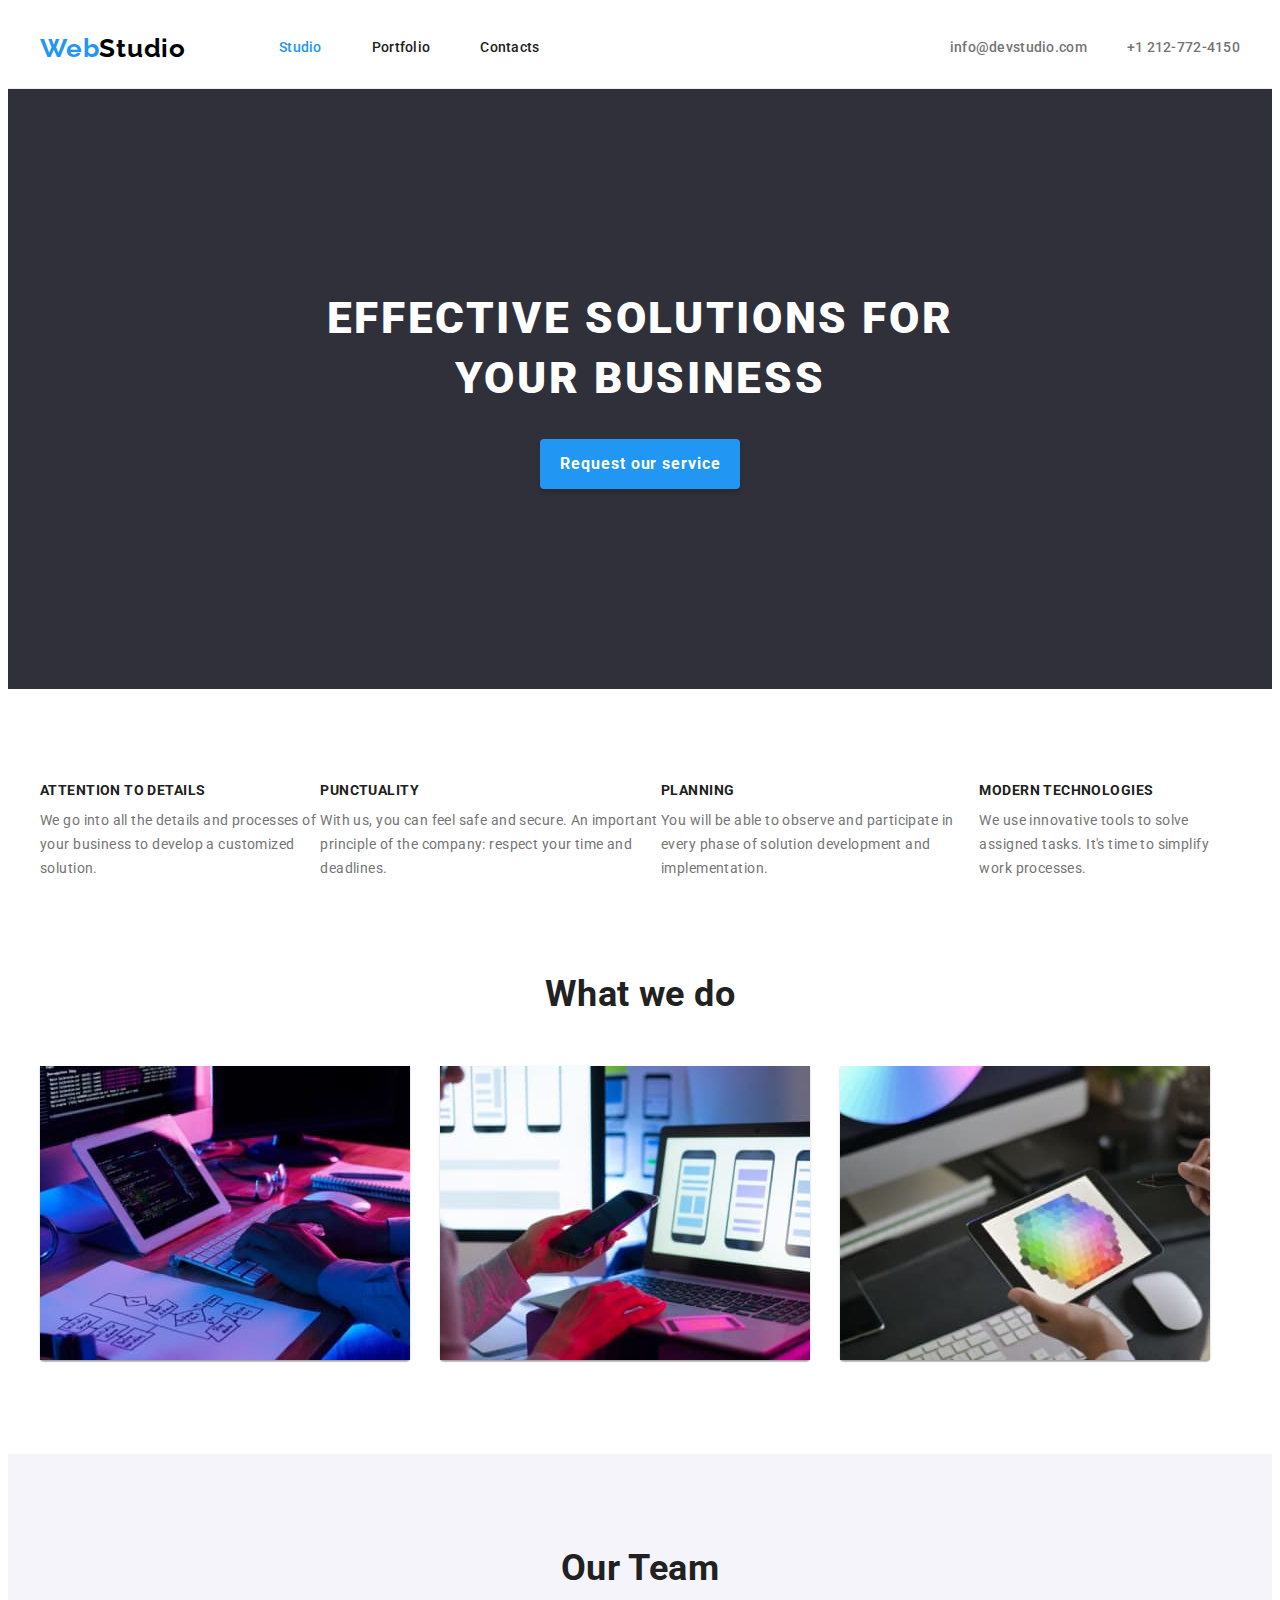
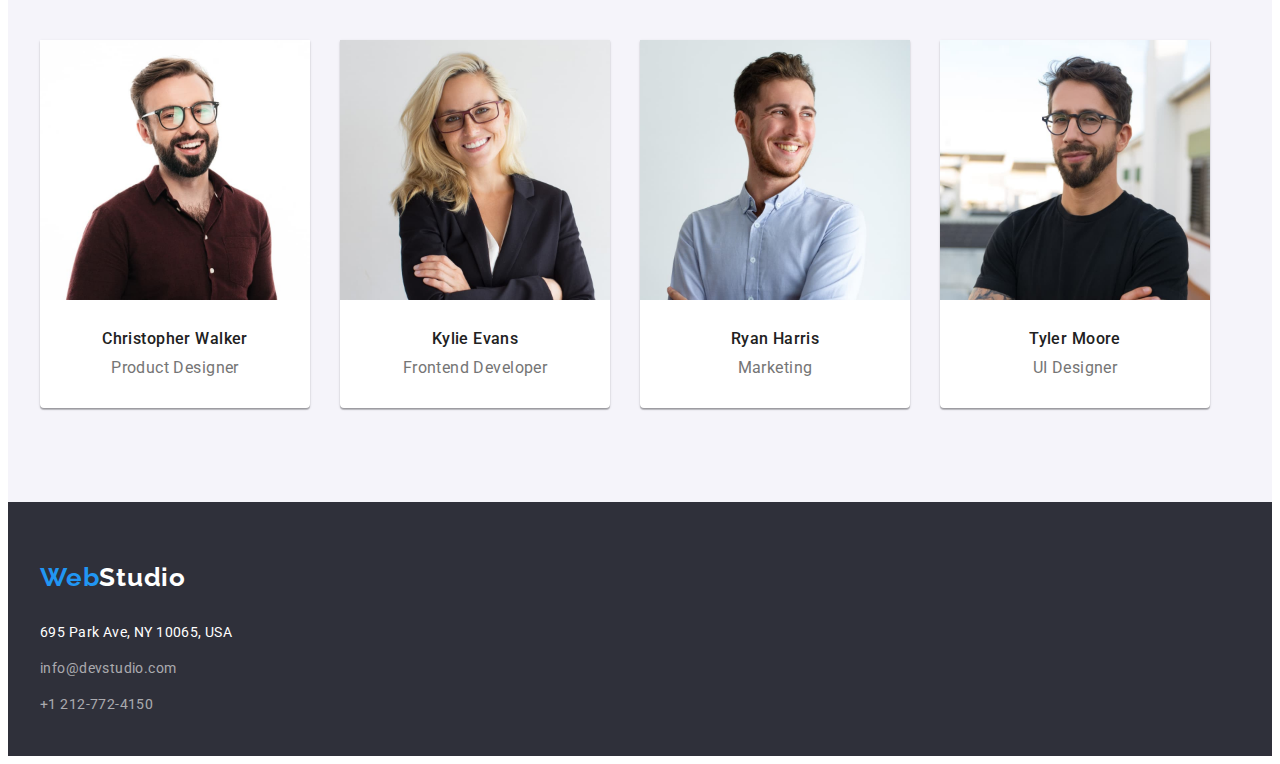
<file: index.html>
<!DOCTYPE html>
<html lang="en">

<head>
  <meta charset="UTF-8" />
  <meta http-equiv="X-UA-Compatible" content="IE=edge" />
  <meta name="viewport" content="width=device-width, initial-scale=1.0" />
  <title>GOIT WORK 3</title>
  <link href="https://fonts.googleapis.com/css2?family=Raleway:wght@700&family=Roboto:wght@400;500;700;900&display=swap"
    rel="stylesheet">
    <link rel="stylesheet" href="https://cdnjs.cloudflare.com/ajax/libs/modern-normalize/1.1.0/modern-normalize.min.css" integrity="sha512-wpPYUAdjBVSE4KJnH1VR1HeZfpl1ub8YT/NKx4PuQ5NmX2tKuGu6U/JRp5y+Y8XG2tV+wKQpNHVUX03MfMFn9Q==" crossorigin="anonymous" referrerpolicy="no-referrer" />
  <link rel="stylesheet" href="./css/styles.css">
</head>

<body>

  <header class="header">
    <div class="conteiner main-nav">
    <nav class="header-nav main-nav">
      <a href="./index.html" class="header-logo item"><span class="span-logo item">Web</span>Studio</a>
      <ul class="header-list list">
        <li class="list item"><a href="./index.html" class="header-link link current">Studio</a></li>
        <li class="list item"><a href="./portfolio.html" class="header-link link">Portfolio</a></li>
        <li class="list item"><a href="" class="header-link link">Contacts</a></li>
      </ul>
    </nav>
    <ul class="header-addres">
      <li class="list item"><a href="mailto:info@devstudio.com" class="header-mail link">info@devstudio.com</a></li>
      <li class="list item"><a href="tel:+12127724150" class="header-tel link">+1 212-772-4150</a></li>
    </ul>
  </div>
  </header>
 
  <main>
    <section class="cap">
      <div class="conteiner">
      <div class="cap-cont">
        <h1 class="cap-title">EFFECTIVE SOLUTIONS FOR YOUR BUSINESS</h1>
    </div>
      <button type="button" class="cap-btn link">Request our service</button>
    </div>
    </section>
    <section class="features">
      <div class="conteiner">
      <h2 class="features-hiden">our advantages</h2>
      <ul class="features-list list">
        <li class="features-item">
          <h3 class="features-title">ATTENTION TO DETAILS</h3>
          <p class="features-text">
            We go into all the details and processes of your business to develop a customized solution.
          </p>
        </li>
        <li class="features-item">
          <h3 class="features-title">PUNCTUALITY</h3>
          <p class="features-text">
            With us, you can feel safe and secure. An important principle of the company: respect your time and deadlines.
          </p>
        </li>
        <li class="features-item">
          <h3 class="features-title">PLANNING</h3>
          <p class="features-text">
            You will be able to observe and participate in every phase of solution development and implementation.
          </p>
        </li>
        <li class="features-item">
          <h3 class="features-title">MODERN TECHNOLOGIES</h3>
          <p class="features-text">
            We use innovative tools to solve assigned tasks. It's time to simplify work processes.
          </p>
        </li>
      </ul>
    </div>
    </section>

    <section class="work">
      <div class="conteiner">
      <h2 class="work-title centered">What we do</h2>
      <ul class="work-list">
        <li class="work-item list item">
          <img src="./images/pic.jpg" alt="Programming" width="370" />
        </li>
        <li class="work-item list item">
          <img src="./images/pic2.jpg" alt="Adaptation for mobile devices" width="370" />
        </li>
        <li class="work-item list item">
          <img src="./images/pic3.jpg" alt="Adaptation for a tablet" width="370" />
        </li>
      </ul>
    </div>
    </section>

    <section class="team">
      <div class="conteiner">
      <h2 class="team-title centered">Our Team</h2>
      <ul class="team-list">
        <li class="work-item list item">
          <img src="./images/foto1.jpg" alt="Photo, Christopher Walker" width="270" />
          <h3 class="team-our centered">Christopher Walker</h3>
          <p class="work-pre centered">Product Designer</p>
        </li>
        <li class="work-item list item">
          <img src="./images/foto2.jpg" alt="Photo, Kylie Evans" width="270" />
          <h3 class="team-our centered">Kylie Evans</h3>
          <p class="work-pre centered">Frontend Developer</p>
        </li>
        <li class="work-item list item">
          <img src="./images/foto3.jpg" alt="Photo, Ryan Harris" width="270" />
          <h3 class="team-our centered">Ryan Harris</h3>
          <p class="work-pre centered">Marketing</p>
        </li>
        <li class="work-item list item">
          <img src="./images/foto4.jpg" alt="Photo, Tyler Moore" width="270" />
          <h3 class="team-our centered">Tyler Moore</h3>
          <p class="work-pre centered">UI Designer</p>
        </li>
      </ul>
    </div>
    </section>
  </main>
  <footer class="footer">
    <div class="conteiner">
    <a href="./index.html" class="footer-logo"><span class="footer-span-logo">Web</span>Studio</a>
    <address class="footer-addres">
      <ul class="footer-list">
        <li class="footer-lis list">
          <a href="https://goo.gl/maps/Sn2ts5LmueRrfVoPA" target="_blank" rel="noreferrer noopener" class="footer-maps link">
            695 Park Ave, NY 10065, USA</a>
        </li>
        <li class="footer-lis list"><a href="mailto:info@devstudio.com" class="footer-link link footer-mail">info@devstudio.com</a></li>
        <li class="footer-lis list"><a href="tel:+12127724150" class="footer-link link footer-tel">+1 212-772-4150</a></li>
      </ul>
    </address>
  </div>
  </footer>
</body>

</html>
</file>
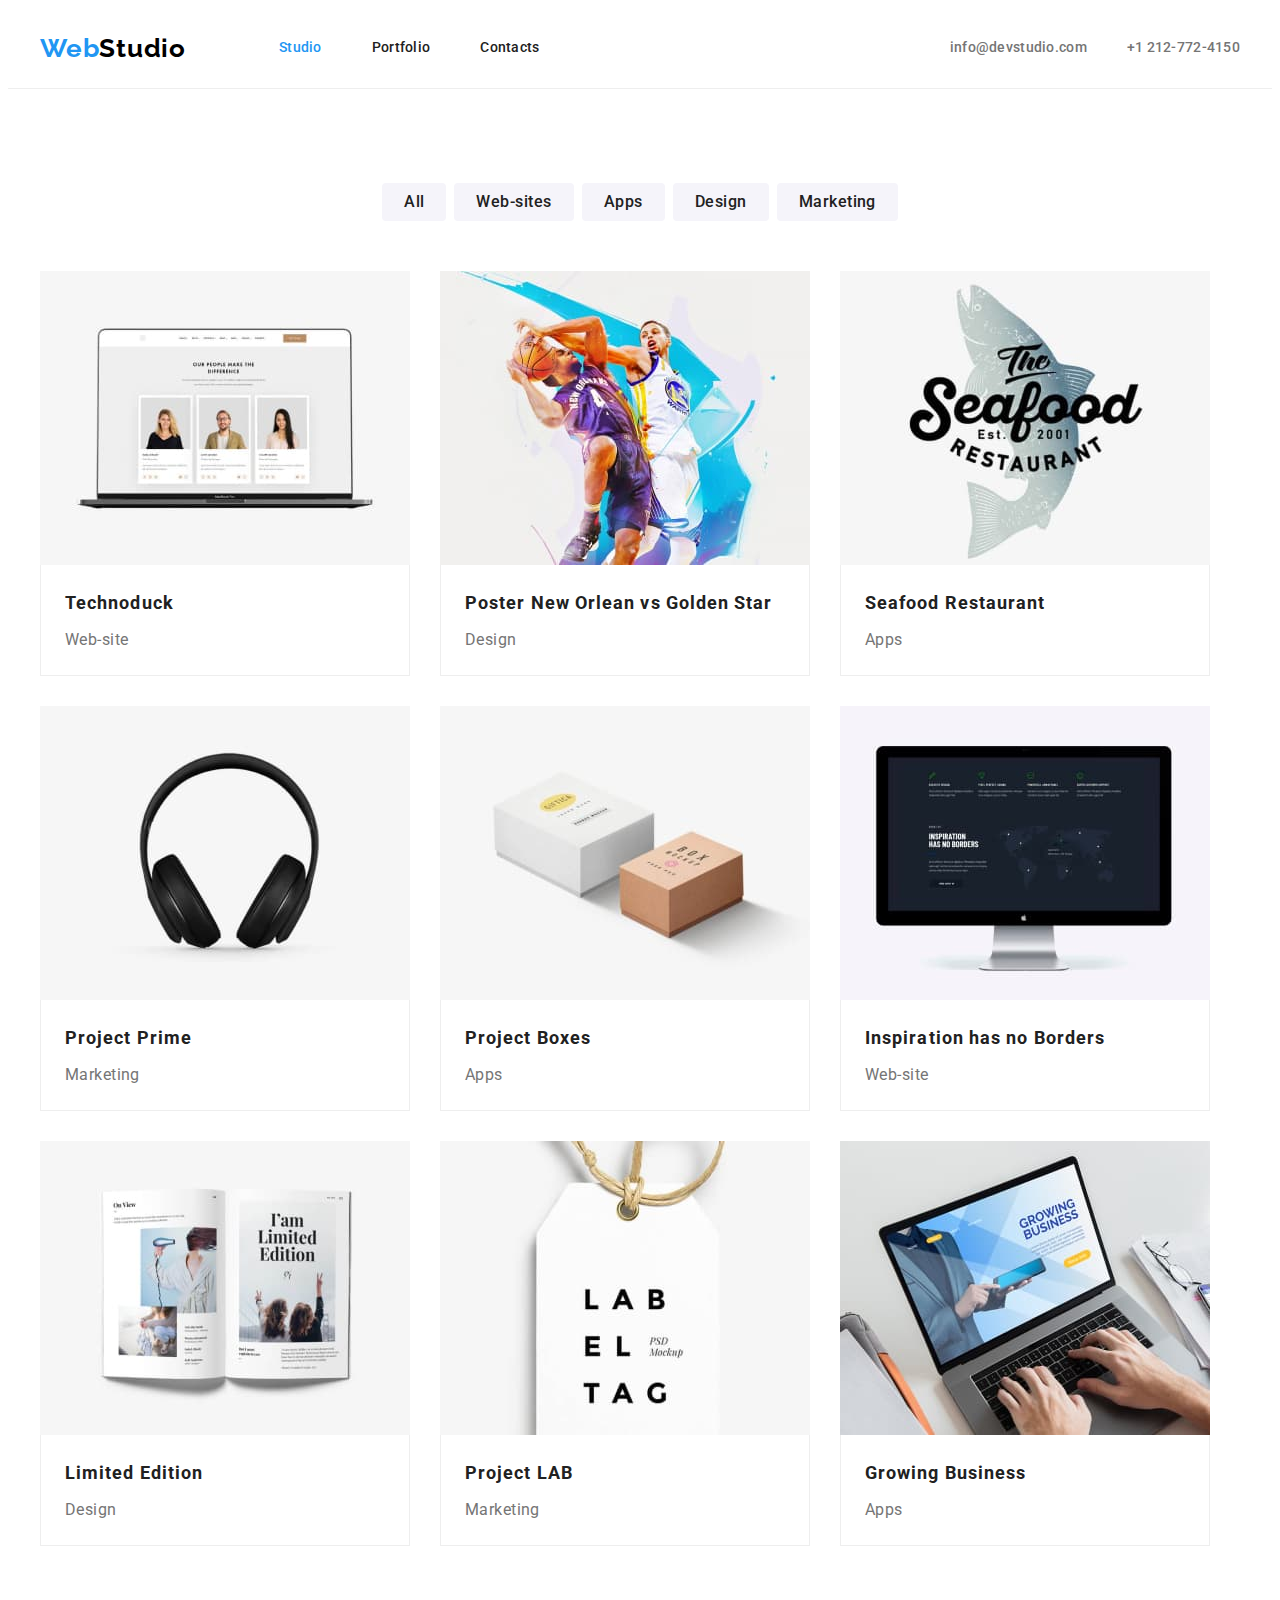
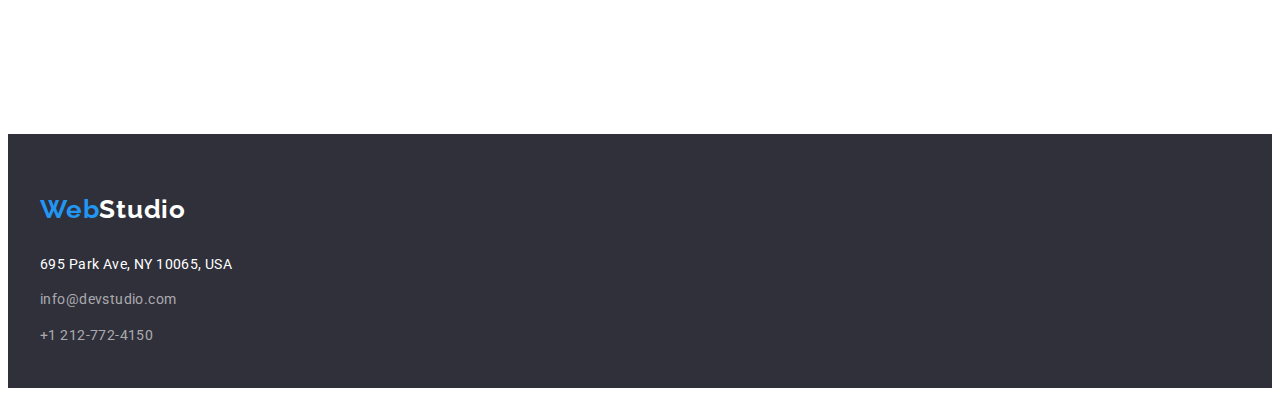
<file: portfolio.html>
<!DOCTYPE html>
<html lang="en">

  <head>
    <meta charset="UTF-8" />
    <meta http-equiv="X-UA-Compatible" content="IE=edge" />
    <meta name="viewport" content="width=device-width, initial-scale=1.0" />
    <title>GOIT WORK 3</title>
    <link href="https://fonts.googleapis.com/css2?family=Raleway:wght@700&family=Roboto:wght@400;500;700;900&display=swap"
      rel="stylesheet">
      <link rel="stylesheet" href="https://cdnjs.cloudflare.com/ajax/libs/modern-normalize/1.1.0/modern-normalize.min.css" integrity="sha512-wpPYUAdjBVSE4KJnH1VR1HeZfpl1ub8YT/NKx4PuQ5NmX2tKuGu6U/JRp5y+Y8XG2tV+wKQpNHVUX03MfMFn9Q==" crossorigin="anonymous" referrerpolicy="no-referrer" />
    <link rel="stylesheet" href="./css/styles.css">
  </head>

<body>
  <header class="header">
    <div class="conteiner main-nav">
    <nav class="header-nav main-nav">
      <a href="./index.html" class="header-logo item"><span class="span-logo item">Web</span>Studio</a>
      <ul class="header-list list">
        <li class="list item"><a href="./index.html" class="header-link link current">Studio</a></li>
        <li class="list item"><a href="./portfolio.html" class="header-link link">Portfolio</a></li>
        <li class="list item"><a href="" class="header-link link">Contacts</a></li>
      </ul>
    </nav>
    <ul class="header-addres">
      <li class="list item"><a href="mailto:info@devstudio.com" class="header-mail link">info@devstudio.com</a></li>
      <li class="list item"><a href="tel:+12127724150" class="header-tel link">+1 212-772-4150</a></li>
    </ul>
  </div>
  </header>
  <main>

  <section class="portfolio">
    <div class="conteiner">
    <h1 class="portfolio-title">Our portfolio</h1>
    <ul class="port-nav">
      <li class="filter-list list item"><button class="button filter-btn" type="button">All</button></li>
      <li class="filter-list list item"><button class="button filter-btn" type="button">Web-sites</button></li>
      <li class="filter-list list item"><button class="button filter-btn" type="button">Apps</button></li>
      <li class="filter-list list item"><button class="button filter-btn" type="button">Design</button></li>
      <li class="filter-list list item"><button class="button filter-btn" type="button">Marketing</button></li>
    </ul>
    <ul class="port-list">
      <li class="web-list list item"><a href="" class="filter-link link"><img src="./images/port1.jpg" alt="Our works" width="370"></a>
        <div class="port-block">
        <h2 class="web-title">Technoduck</h2>
        <p class="web-pre-title">Web-site</p>
      </div>
      </li>
      <li class="web-list list item"><a href="" class="filter-link link"><img src="./images/port2.jpg" alt="Our works" width="370"></a>
        <div class="port-block">
        <h2 class="web-title">Poster New Orlean vs Golden Star</h2>
        <p class="web-pre-title">Design</p>
      </div>
      </li>
      <li class="web-list list item"><a href="" class="filter-link link"><img src="./images/port3.jpg" alt="Our works" width="370"></a>
        <div class="port-block">
        <h2 class="web-title">Seafood Restaurant</h2>
        <p class="web-pre-title">Apps</p>
      </div>
      </li>
      <li class="web-list list item"><a href="" class="filter-link link"><img src="./images/port4.jpg" alt="Our works" width="370"></a>
        <div class="port-block">
        <h2 class="web-title">Project Prime</h2>
        <p class="web-pre-title">Marketing</p>
      </div>
      </li>
      <li class="web-list list item"><a href="" class="filter-link link"><img src="./images/port5.jpg" alt="Our works" width="370"></a>
        <div class="port-block">
        <h2 class="web-title">Project Boxes</h2>
        <p class="web-pre-title">Apps</p>
      </div>
      </li>
      <li class="web-list list item"><a href="" class="filter-link link"><img src="./images/port6.jpg" alt="Our works" width="370"></a>
        <div class="port-block">
        <h2 class="web-title">Inspiration has no Borders</h2>
        <p class="web-pre-title">Web-site</p>
      </div>
      </li>
      <li class="web-list list item"><a href="" class="filter-link link"><img src="./images/port7.jpg" alt="Our works" width="370"></a>
        <div class="port-block">
        <h2 class="web-title">Limited Edition</h2>
        <p class="web-pre-title">Design</p>
      </div>
      <li class="web-list list item"><a href="" class="filter-link link"><img src="./images/port8.jpg" alt="Our works" width="370"></a>
       <div class="port-block">
        <h2 class="web-title">Project LAB</h2>
        <p class="web-pre-title">Marketing</p>
      </div>
      </li>
      <li class="web-list list item"><a href="" class="filter-link link"><img src="./images/port9.jpg" alt="Our works" width="370"></a>
        <div class="port-block">
        <h2 class="web-title">Growing Business</h2>
        <p class="web-pre-title">Apps</p>
      </div>
      </li>
    </ul>
  </div>
  </section>

  </main>
  <footer class="footer">
    <div class="conteiner">
    <a href="./index.html" class="footer-logo"><span class="footer-span-logo">Web</span>Studio</a>
    <address class="footer-addres">
      <ul class="footer-list">
        <li class="footer-lis list">
          <a href="https://goo.gl/maps/Sn2ts5LmueRrfVoPA" target="_blank" rel="noreferrer noopener" class="footer-maps link">
            695 Park Ave, NY 10065, USA</a>
        </li>
        <li class="footer-lis list"><a href="mailto:info@devstudio.com" class="footer-link link footer-mail">info@devstudio.com</a></li>
        <li class="footer-lis list"><a href="tel:+12127724150" class="footer-link link footer-tel">+1 212-772-4150</a></li>
      </ul>
    </address>
  </div>
  </footer>
</body>

</html>
</file>
<file: css/styles.css>
:root {
    --primary--header--color--: #757575;
    --second--header--color--: #212121;
    --accent--header--color--: #2196F3;
    --primary--title--color--: #212121;
    --primary--acent--btn--color--: #FFFFFF;
    --logo--header--color--: #000000;
    --cap--bgr--color--: #2F303A;
    --cap--btn-bgr--color--: #2196F3;
    --footer--bgr--color--: #2F303A;
    --footer--logo--: #FFFFFF;
    --footer--link--: rgba(255, 255, 255, 0.6);
    --team--bgr--color--: #F5F4FA;
    --cap--bgr--focus--: #188CE8;
--filter--btn--focus--: #2196F3;
--filter--bgr--color--: #F5F4FA;
---primary--border-color: #EEEEEE


   }
   p, h1, h2, h3, h4, h5, h6{
    margin: 0px;
   }
   ul {
    margin: 0px;
    padding-left: 0px;
   }
button {
    cursor: pointer;
}
img {
   display: block;

}




   body {
       font-family: 'Roboto', sans-serif;
       font-size: 14px;
       line-height: 1.71;
       letter-spacing: 0.03em;
       color: var(--primary--header--color--);
   }

   .conteiner {
    width: 1200px;
    padding: 0px 15px;
    margin: 0 auto;   
}

.centered {
    text-align: center;
   }
.main-nav {
    display: flex;
    align-items: center;


   }
   .link {
       text-decoration: none;
       padding: 0;
       margin: 0;
   }
   .list {
       list-style: none;
       padding: 0px;
       margin: 0px;
       
   }
   .features-hiden {
       position: absolute;
       width: 1px;
       height: 1px;
       margin: -1px;
       border: 0;
       padding: 0; 
       white-space: nowrap;
       overflow: hidden;  
   }
   .portfolio-title {
       position: absolute;
       width: 1px;
       height: 1px;
       margin: -1px;
       border: 0;
       padding: 0; 
       white-space: nowrap;
       overflow: hidden;     
   }
   
 /*~~~~~~~~~~~~~~~~~~~HEADER~~~~~~~~~~~~*/

.header {
    border-bottom: 1px solid var(---primary--border-color);
}
.header-list {
    display: flex;
    margin-left: 93px;
}
.header-list .item +.item {
    margin-left: 50px;
}
 .header-logo {
    display: block;
    display: flex;
    font-family: 'Raleway';
    font-weight: 700;
    font-size: 26px;
    line-height: 1.19;
    letter-spacing: 0.03em;
    color: var(--logo--header--color--);
    text-decoration: none;
    }
    .span-logo{
        color: var(--accent--header--color--);
    }
    .header-link {
        display: block;
    padding-top: 32px;
    padding-bottom: 32px;
    font-weight: 500;
    font-size: 14px;
    line-height: 1.14;
    letter-spacing: 0.02em;
    color: var(--second--header--color--);
    }
    
    .header-addres { 
        margin-left: auto;
        display: flex;
    font-weight: 500;
    font-size: 14px;
    line-height: 1.14;
    letter-spacing: 0.02em;
    color: var(--primary--header--color--);  
        
    }
    .header-addres .item +.item {
        margin-left: 40px;
    }
    .header-mail {
        display: flex;
    font-weight: 500;
    font-size: 14px;
    line-height: 1.14;
    letter-spacing: 0.02em;
    color: var(--primary--header--color--);
    }
    .header-tel {
        display: flex;
    font-weight: 500;
    font-size: 14px;
    line-height: 1.14;
    letter-spacing: 0.02em;
    color: var(--primary--header--color--);
    
    }
    .current {
        color: var(--accent--header--color--);
    }
    .header-link:hover,
    .header-link:focus,
    .link:hover,
    .link:focus {
        color: var(--accent--header--color--);
    }
    
    
   
   /*~~~~~~~~~~~~~~~~~~~CAP~~~~~~~~~~~~*/


   .cap {
   background-color: var(--cap--bgr--color--);
   padding-top: 200px;
   padding-bottom: 200px;
   text-align: center;
   }
.cap-cont {
margin: auto;
margin-bottom: 30px;
width: 696px;
}
   .cap-title {
   font-weight: 900;
   font-size: 44px;
   line-height: 1.36;
   letter-spacing: 0.06em;
   color: var(--primary--acent--btn--color--);
   text-transform: uppercase;
   }
   .cap-btn {
    padding: 10px 19px 10px 20px;
    font-family: inherit;
   font-weight: 700;
   font-size: 16px;
   line-height: 1.88;
   letter-spacing: 0.06em;
   background-color: var(--cap--btn-bgr--color--);
   color: var(--primary--acent--btn--color--);
   cursor: pointer;
box-shadow: 0px 4px 4px rgba(0, 0, 0, 0.15);
border-radius: 4px;
border: none;
   }
   .cap-btn:hover,
   .cap-btn:focus{
   background-color: var(--cap--bgr--focus--);
   color: var(--primary--acent--btn--color--); }
   
   /*~~~~~~~~~~~~~~~~~~~FEATURES~~~~~~~~~~~~*/
   .features {
    padding-top: 94px;
    padding-bottom: 94px;
   }
   .features-list {
    display: flex;
   }
   .features-title {
    margin-bottom: 10px;
   font-weight: 700;
   font-size: 14px;
   line-height: 1.14;
   color: var(--primary--title--color--);
   }
   .features-text {
   color: var(--primary--header--color--);
   }
   
   /*~~~~~~~~~~~~~~~~~~~WORK~~~~~~~~~~~~*/

   .work-title {
    margin-bottom: 50px;
    font-weight: 700;
    font-size: 36px;
    line-height: 1.16;
   color: var(--primary--title--color--);
   }
   .work-list {
    display: block;
    display: flex;
    margin-bottom: 94px;
 
   }
  .work-list .item +.item {
    margin-left: 30px;
  }
   /*~~~~~~~~~~~~~~~~~~~TEAM~~~~~~~~~~~~*/
   .team {
       background-color: var(--team--bgr--color--);
       padding-top: 94px;
       padding-bottom: 94px;
   }
   .team-title {
    margin-top: 0;
    margin-bottom: 50px;
   font-weight: 700;
   font-size: 36px;
   line-height: 1.16;
   color: var(--primary--title--color--);
   }
   .team-list {
    display: flex;
 
 
    
   }

   .team-list .item + .item {
    margin-left: 30px;
   
   }
   .work-item{
    margin-top: 0;
    background-color: var(--footer--logo--);
    box-shadow: 0px 1px 3px rgba(0, 0, 0, 0.12), 0px 1px 1px rgba(0, 0, 0, 0.14), 0px 2px 1px rgba(0, 0, 0, 0.2);
border-radius: 0px 0px 4px 4px;
   }
   .team-our {
    margin-top: 30px;
    margin-bottom: 10px;
   font-weight: 500;
   font-size: 16px;
   line-height: 1.18;
   color: var(--primary--title--color--);
   }
   .work-pre {
    padding-bottom: 30px;
   font-size: 16px;
   line-height: 1.18;
   color: var(--primary--header--color--);
   }
   .work-item {

   }
   /*~~~~~~~~~~~~~~~~~~~FOOTER~~~~~~~~~~~~*/
   .footer{
    padding-top: 60px;
   background-color: var(--footer--bgr--color--);
   padding-bottom: 40px;
   }
   .footer-logo {
    display: block;
    margin-bottom: 28px;
    font-family: 'Raleway';
    font-weight: 700;
    font-size: 26px;
    line-height: 1.19;
    letter-spacing: 0.03em;
   color: var(--footer--logo--);
    text-decoration: none;
    }
    .footer-span-logo {
        color: var( --accent--header--color--);
    }
   .footer-maps {
    display: block;
    margin-bottom: 12px;
   font-style: normal;
   color: var(--primary--acent--btn--color--);
   }
   .footer-link {
    display: block;
    font-style: normal;
   color: var(--footer--link--);
   }
   .footer-mail {
    margin-bottom: 12px;
   }
 
   
   
   
   /*~~~~~~~~~~~~~~~~~~~PORTFOLIO~~~~~~~~~~~~*/
   .portfolio {
    padding-top: 94px;
    padding-bottom: 94px;
   }
   .port-nav {
    display: flex;
    margin-bottom: 50px;
   }

   
   .filter-btn {
    padding: 6px 22px 6px 22px;
   font-family: inherit;
   font-weight: 500;
   font-size: 16px;
   line-height: 1.62;
   letter-spacing: 0.03em;
   color: var(--primary--title--color--);
   background-color: var(--filter--bgr--color--);
   cursor: pointer;
    border-radius: 4px; 
   border: none;
}
   .port-nav .item + .item {
    padding-left: 8px;
   }
   .port-nav {
    display: block;
    display: flex;
    justify-content: center;
   }
   
   .filter-btn:hover,
   .filter-btn:focus{
   background-color: var(--filter--btn--focus--);
   color: var(--primary--acent--btn--color--);
   box-shadow: 0px 3px 1px rgba(0, 0, 0, 0.1), 0px 1px 2px rgba(0, 0, 0, 0.08), 0px 2px 2px rgba(0, 0, 0, 0.12);
   }

   .port-list {
    display: flex;
    flex-wrap: wrap;
    margin-bottom: 94px;
   }
   .port-list .item {
    width: 370px;
    margin-right: 30px;
    margin-bottom: 30px;
   }
   .port-list .item:nth-child(3n) {
   margin-right: 0px;
   }
   .port-list .item:nth-last-child(-n +3) {
    margin-bottom: 0px;
    }
 .port-block {
    padding-left: 24px;
    padding-right: 24px;
     padding-bottom: 20px;
    border-right: 1px solid var(---primary--border-color); 
    border-left: 1px solid var(---primary--border-color); 
    border-bottom: 1px solid var(---primary--border-color);
 }

   .web-title {
    padding-top: 20px;
   padding-bottom: 4px;
       font-weight: 700;
       font-size: 18px;
       line-height: 2;
       letter-spacing: 0.06em;
       color: var(--primary--title--color--);   
        }
   .web-pre-title {
   font-size: 16px;
   line-height: 1.87;
   color: var(--primary--header--color--);
   }
</file>
